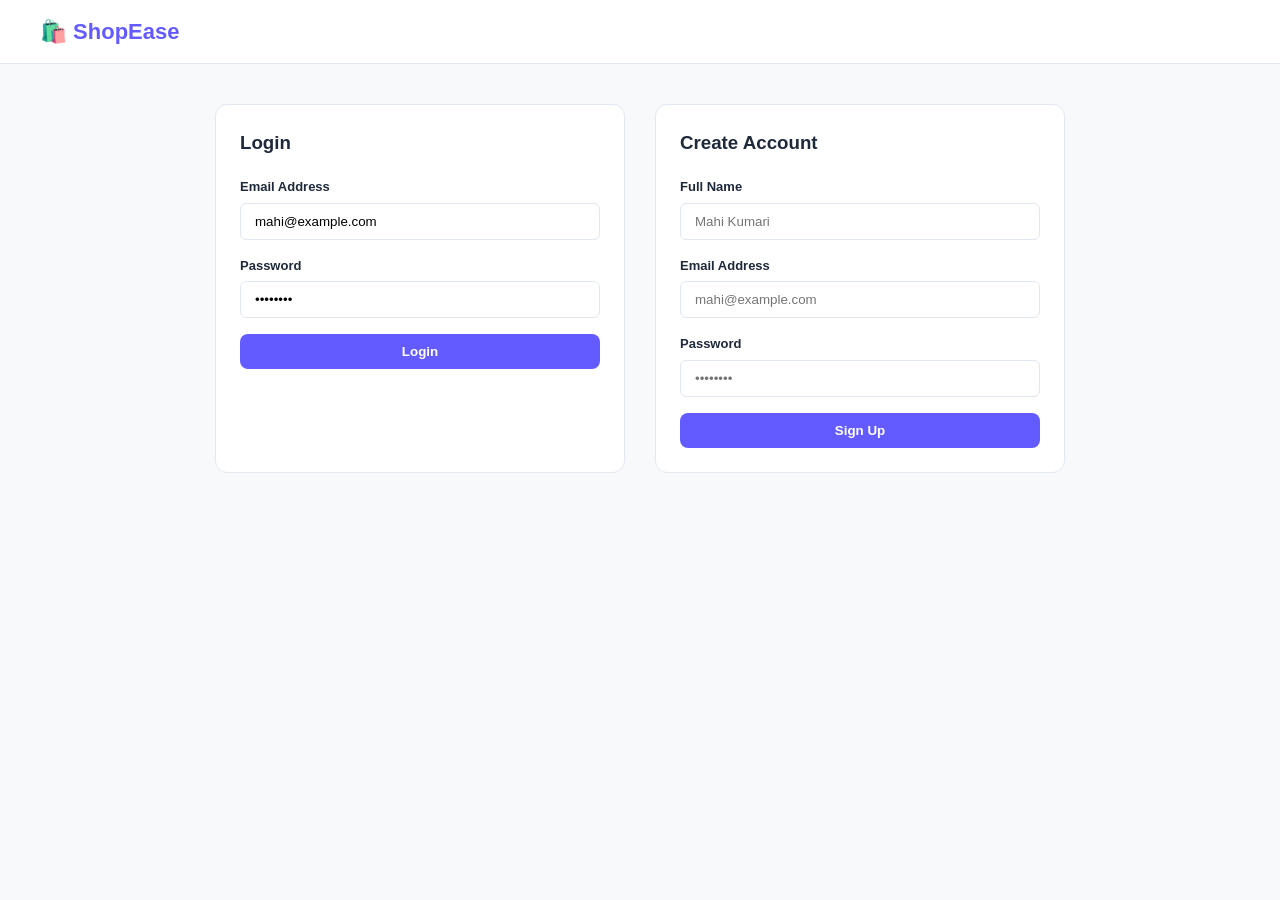
<file: shopease-frontend/auth.html>
<!DOCTYPE html>
<html lang="en">
<head>
  <meta charset="UTF-8">
  <title>ShopEase - Login / Register</title>
  <link rel="stylesheet" href="styles.css">
</head>
<body>

  <header class="top-nav">
    <div class="container nav-wrapper">
      <a href="index.html" class="logo">🛍️ ShopEase</a>
    </div>
  </header>

  <main class="container" style="margin-top: 40px;">
    <div style="display: grid; grid-template-columns: 1fr 1fr; gap: 30px; max-width: 850px; margin: 0 auto;">
      
      <!-- Login Panel -->
      <div class="panel">
        <h3>Login</h3>
        <form style="margin-top: 20px;" action="dashboard.html">
          <div class="form-group">
            <label>Email Address</label>
            <input type="email" class="form-control" value="mahi@example.com" required>
          </div>
          <div class="form-group">
            <label>Password</label>
            <input type="password" class="form-control" value="••••••••" required>
          </div>
          <button type="submit" class="btn btn-primary btn-full">Login</button>
        </form>
      </div>

      <!-- Register Panel -->
      <div class="panel">
        <h3>Create Account</h3>
        <form style="margin-top: 20px;" action="dashboard.html">
          <div class="form-group">
            <label>Full Name</label>
            <input type="text" class="form-control" placeholder="Mahi Kumari" required>
          </div>
          <div class="form-group">
            <label>Email Address</label>
            <input type="email" class="form-control" placeholder="mahi@example.com" required>
          </div>
          <div class="form-group">
            <label>Password</label>
            <input type="password" class="form-control" placeholder="••••••••" required>
          </div>
          <button type="submit" class="btn btn-primary btn-full">Sign Up</button>
        </form>
      </div>

    </div>
  </main>

  <script src="app.js"></script>
</body>
</html>
</file>
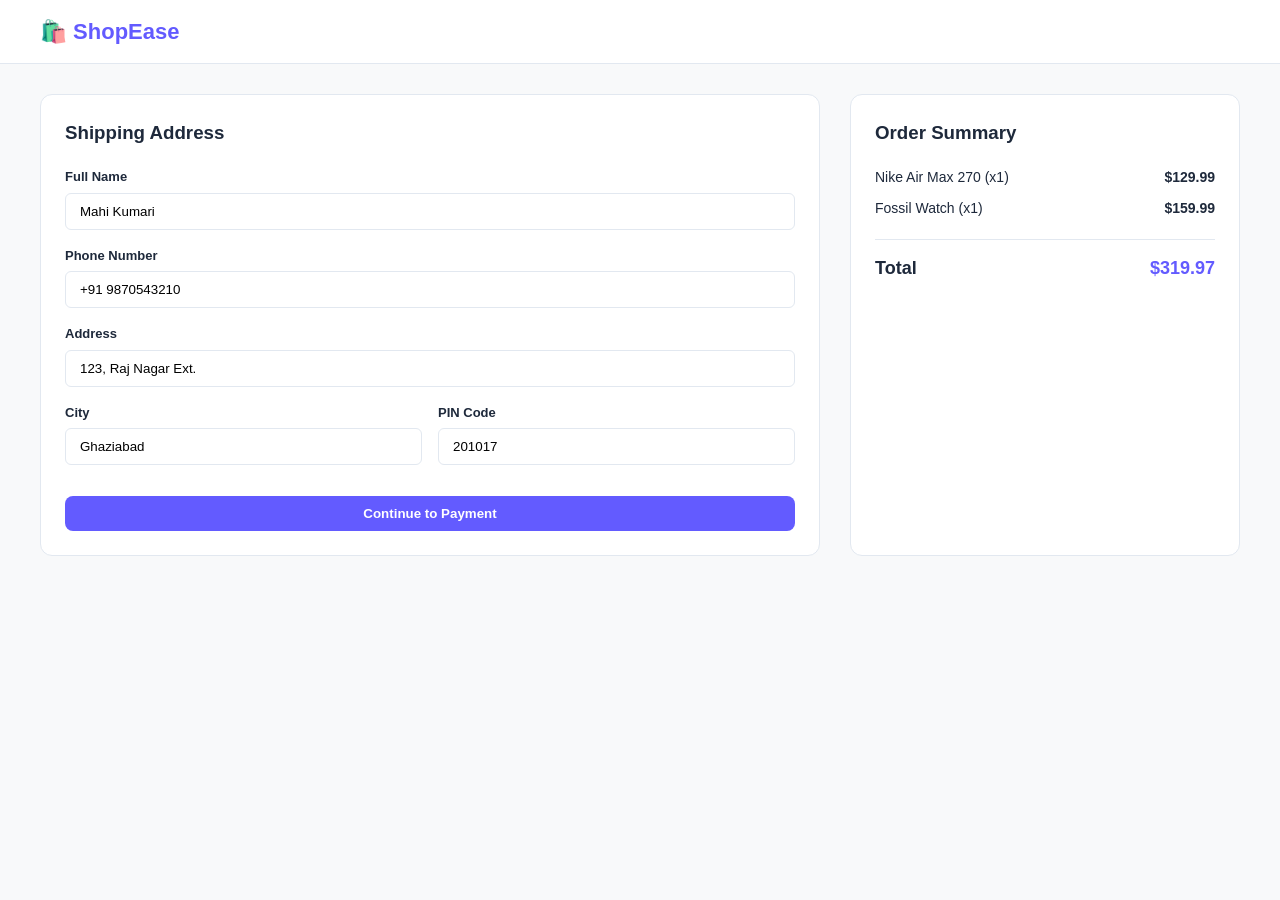
<file: shopease-frontend/checkout.html>
<!DOCTYPE html>
<html lang="en">
<head>
  <meta charset="UTF-8">
  <title>ShopEase - Checkout</title>
  <link rel="stylesheet" href="styles.css">
</head>
<body>

  <header class="top-nav">
    <div class="container nav-wrapper">
      <a href="index.html" class="logo">🛍️ ShopEase</a>
    </div>
  </header>

  <main class="container" style="margin-top: 30px;">
    <div class="checkout-layout">
      <!-- Shipping Form -->
      <div class="panel">
        <h3>Shipping Address</h3>
        <form style="margin-top: 20px;" action="success.html">
          <div class="form-group">
            <label>Full Name</label>
            <input type="text" class="form-control" value="Mahi Kumari" required>
          </div>
          <div class="form-group">
            <label>Phone Number</label>
            <input type="text" class="form-control" value="+91 9870543210" required>
          </div>
          <div class="form-group">
            <label>Address</label>
            <input type="text" class="form-control" value="123, Raj Nagar Ext." required>
          </div>
          <div class="form-row">
            <div class="form-group">
              <label>City</label>
              <input type="text" class="form-control" value="Ghaziabad">
            </div>
            <div class="form-group">
              <label>PIN Code</label>
              <input type="text" class="form-control" value="201017">
            </div>
          </div>
          <button type="submit" class="btn btn-primary btn-full" style="margin-top: 15px;">Continue to Payment</button>
        </form>
      </div>

      <!-- Compact Order Summary -->
      <div class="panel">
        <h3>Order Summary</h3>
        <div style="margin: 20px 0; font-size: 14px;">
          <div style="display: flex; justify-content: space-between; margin-bottom: 10px;">
            <span>Nike Air Max 270 (x1)</span>
            <strong>$129.99</strong>
          </div>
          <div style="display: flex; justify-content: space-between; margin-bottom: 10px;">
            <span>Fossil Watch (x1)</span>
            <strong>$159.99</strong>
          </div>
        </div>
        <hr style="border: none; border-top: 1px solid var(--border-color);">
        <div style="display: flex; justify-content: space-between; margin-top: 15px; font-size: 18px;">
          <strong>Total</strong>
          <strong style="color: var(--primary);">$319.97</strong>
        </div>
      </div>
    </div>
  </main>

  <script src="app.js"></script>
</body>
</html>
</file>
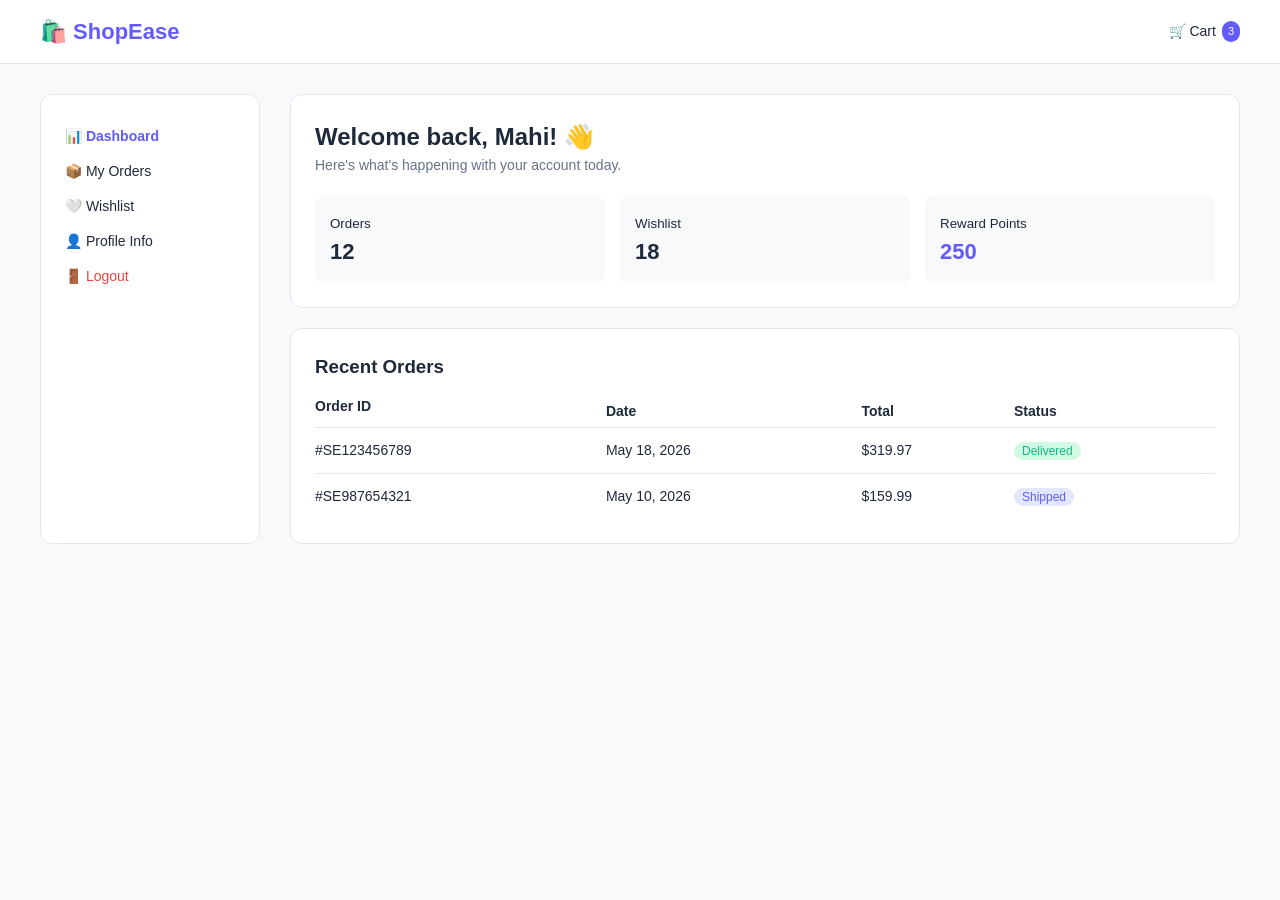
<file: shopease-frontend/dashboard.html>
<!DOCTYPE html>
<html lang="en">
<head>
  <meta charset="UTF-8">
  <title>ShopEase - User Dashboard</title>
  <link rel="stylesheet" href="styles.css">
</head>
<body>

  <header class="top-nav">
    <div class="container nav-wrapper">
      <a href="index.html" class="logo">🛍️ ShopEase</a>
      <div class="nav-links">
        <a href="cart.html" class="nav-link-item">🛒 Cart <span class="badge cart-count-badge">0</span></a>
      </div>
    </div>
  </header>

  <main class="container" style="display: flex; gap: 30px; margin-top: 30px;">
    <!-- Sidebar Menu -->
    <aside style="width: 220px;" class="panel">
      <ul style="list-style: none; font-size: 14px; line-height: 2.5;">
        <li><a href="#" style="font-weight: bold; color: var(--primary);">📊 Dashboard</a></li>
        <li><a href="#">📦 My Orders</a></li>
        <li><a href="#">🤍 Wishlist</a></li>
        <li><a href="#">👤 Profile Info</a></li>
        <li><a href="index.html" style="color: #ef4444;">🚪 Logout</a></li>
      </ul>
    </aside>

    <!-- Main Content -->
    <section style="flex: 1;">
      <div class="panel" style="margin-bottom: 20px;">
        <h2>Welcome back, Mahi! 👋</h2>
        <p style="color: var(--text-muted); font-size: 14px;">Here's what's happening with your account today.</p>

        <!-- Stats -->
        <div style="display: grid; grid-template-columns: repeat(3, 1fr); gap: 15px; margin-top: 20px;">
          <div style="background: var(--bg-light); padding: 15px; border-radius: 8px;">
            <small>Orders</small>
            <div style="font-size: 22px; font-weight: bold;">12</div>
          </div>
          <div style="background: var(--bg-light); padding: 15px; border-radius: 8px;">
            <small>Wishlist</small>
            <div style="font-size: 22px; font-weight: bold;">18</div>
          </div>
          <div style="background: var(--bg-light); padding: 15px; border-radius: 8px;">
            <small>Reward Points</small>
            <div style="font-size: 22px; font-weight: bold; color: var(--primary);">250</div>
          </div>
        </div>
      </div>

      <!-- Recent Orders Table -->
      <div class="panel">
        <h3>Recent Orders</h3>
        <table style="width: 100%; border-collapse: collapse; margin-top: 15px; font-size: 14px;">
          <thead>
            <tr style="text-align: left; border-bottom: 1px solid var(--border-color);">
              <th style="padding-bottom: 10px;">Order ID</th>
              <th>Date</th>
              <th>Total</th>
              <th>Status</th>
            </tr>
          </thead>
          <tbody>
            <tr style="border-bottom: 1px solid var(--border-color);">
              <td style="padding: 12px 0;">#SE123456789</td>
              <td>May 18, 2026</td>
              <td>$319.97</td>
              <td><span style="background: #d1fae5; color: var(--success); font-size: 12px; padding: 2px 8px; border-radius: 10px;">Delivered</span></td>
            </tr>
            <tr>
              <td style="padding: 12px 0;">#SE987654321</td>
              <td>May 10, 2026</td>
              <td>$159.99</td>
              <td><span style="background: #e0e7ff; color: var(--primary); font-size: 12px; padding: 2px 8px; border-radius: 10px;">Shipped</span></td>
            </tr>
          </tbody>
        </table>
      </div>
    </section>
  </main>

  <script src="app.js"></script>
</body>
</html>
</file>
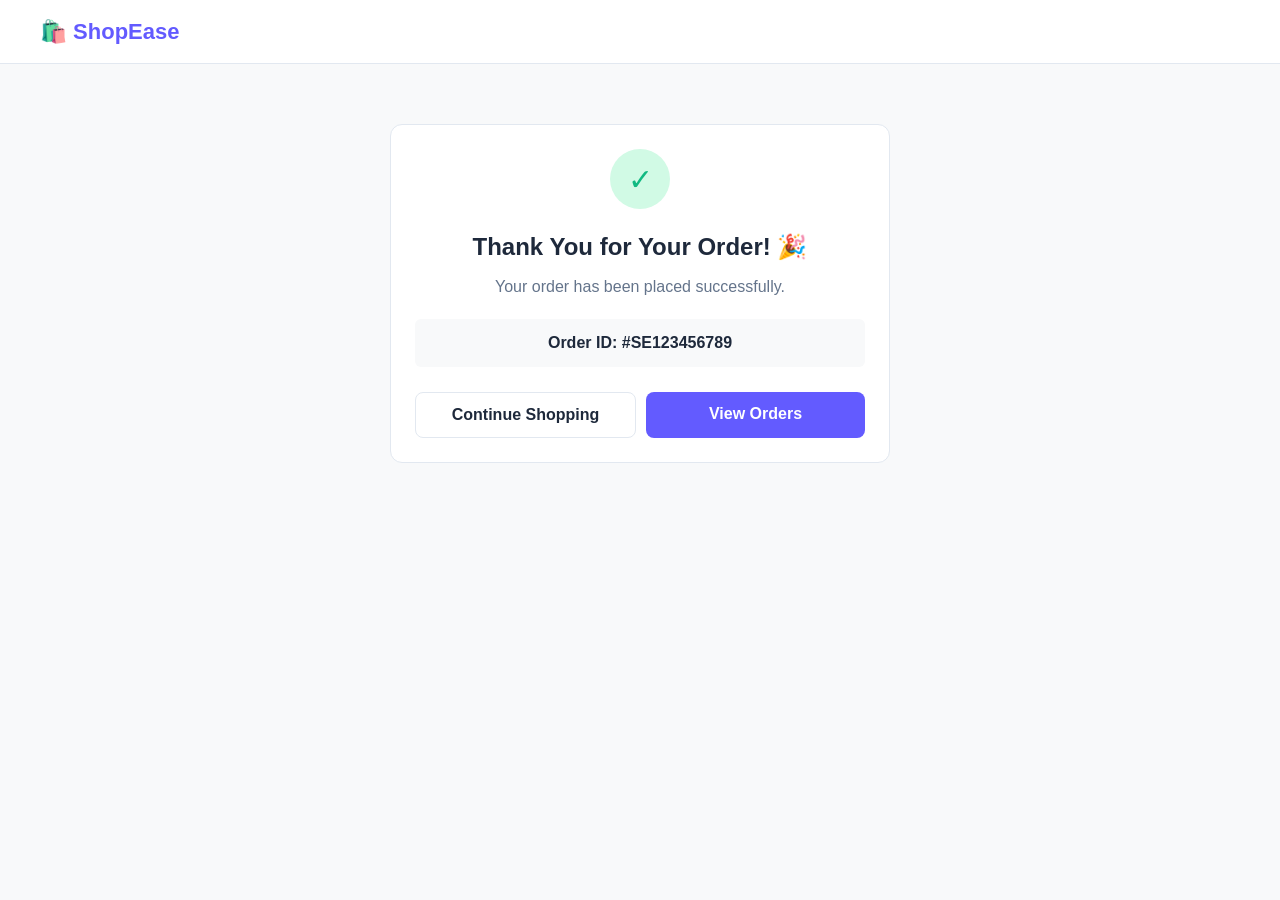
<file: shopease-frontend/sucess.html>
<!DOCTYPE html>
<html lang="en">
<head>
  <meta charset="UTF-8">
  <title>ShopEase - Order Success</title>
  <link rel="stylesheet" href="styles.css">
</head>
<body>

  <header class="top-nav">
    <div class="container nav-wrapper">
      <a href="index.html" class="logo">🛍️ ShopEase</a>
    </div>
  </header>

  <main class="container" style="text-align: center; padding: 60px 0;">
    <div class="panel" style="max-width: 500px; margin: 0 auto;">
      <div style="width: 60px; height: 60px; background: #d1fae5; color: var(--success); border-radius: 50%; display: flex; align-items: center; justify-content: center; font-size: 30px; margin: 0 auto 20px;">✓</div>
      <h2>Thank You for Your Order! 🎉</h2>
      <p style="color: var(--text-muted); margin: 10px 0 20px;">Your order has been placed successfully.</p>
      
      <div style="background: var(--bg-light); padding: 12px; border-radius: 6px; font-weight: 600; margin-bottom: 25px;">
        Order ID: #SE123456789
      </div>

      <div style="display: flex; gap: 10px;">
        <a href="index.html" class="btn btn-outline" style="flex: 1;">Continue Shopping</a>
        <a href="dashboard.html" class="btn btn-primary" style="flex: 1;">View Orders</a>
      </div>
    </div>
  </main>

  <script src="app.js"></script>
</body>
</html>
</file>
<file: shopease-frontend/styles.css>
:root {
  --primary: #635bff;
  --primary-hover: #4e44e6;
  --bg-light: #f8f9fa;
  --card-bg: #ffffff;
  --text-dark: #1e293b;
  --text-muted: #64748b;
  --border-color: #e2e8f0;
  --accent-pink: #f472b6;
  --accent-purple: #c084fc;
  --success: #10b981;
  --shadow: 0 4px 12px rgba(0, 0, 0, 0.05);
}

* {
  box-sizing: border-box;
  margin: 0;
  padding: 0;
  font-family: 'Inter', -apple-system, BlinkMacSystemFont, 'Segoe UI', Roboto, sans-serif;
}

body {
  background-color: var(--bg-light);
  color: var(--text-dark);
  line-height: 1.5;
}

a {
  text-decoration: none;
  color: inherit;
}

.container {
  max-width: 1240px;
  margin: 0 auto;
  padding: 0 20px;
}

/* Header & Navbar */
.top-nav {
  background: #fff;
  border-bottom: 1px solid var(--border-color);
  padding: 15px 0;
  position: sticky;
  top: 0;
  z-index: 100;
}

.nav-wrapper {
  display: flex;
  align-items: center;
  justify-content: space-between;
  gap: 20px;
}

.logo {
  font-size: 22px;
  font-weight: 800;
  color: var(--primary);
  display: flex;
  align-items: center;
  gap: 6px;
}

.search-bar {
  flex: 1;
  max-width: 500px;
  position: relative;
}

.search-bar input {
  width: 100%;
  padding: 10px 16px;
  padding-right: 40px;
  border: 1px solid var(--border-color);
  border-radius: 20px;
  background: #f1f5f9;
  outline: none;
}

.search-bar button {
  position: absolute;
  right: 12px;
  top: 50%;
  transform: translateY(-50%);
  background: none;
  border: none;
  cursor: pointer;
  color: var(--text-muted);
}

.nav-links {
  display: flex;
  align-items: center;
  gap: 24px;
}

.nav-link-item {
  display: flex;
  align-items: center;
  gap: 6px;
  font-size: 14px;
  font-weight: 500;
  color: var(--text-dark);
}

.badge {
  background: var(--primary);
  color: #fff;
  font-size: 11px;
  border-radius: 10px;
  padding: 2px 6px;
}

.sub-header {
  background: #fff;
  border-bottom: 1px solid var(--border-color);
  padding: 10px 0;
  font-size: 14px;
}

.sub-header-wrapper {
  display: flex;
  gap: 24px;
  align-items: center;
}

.categories-btn {
  background: var(--primary);
  color: #fff;
  padding: 8px 16px;
  border-radius: 6px;
  font-weight: 600;
  display: flex;
  align-items: center;
  gap: 8px;
}

/* Buttons */
.btn {
  display: inline-block;
  padding: 10px 20px;
  border-radius: 8px;
  font-weight: 600;
  cursor: pointer;
  border: none;
  text-align: center;
  transition: background 0.2s;
}

.btn-primary {
  background: var(--primary);
  color: #fff;
}

.btn-primary:hover {
  background: var(--primary-hover);
}

.btn-outline {
  border: 1px solid var(--border-color);
  background: #fff;
  color: var(--text-dark);
}

.btn-full {
  width: 100%;
}

/* Cards & Grid */
.product-grid {
  display: grid;
  grid-template-columns: repeat(auto-fill, minmax(220px, 1fr));
  gap: 20px;
  margin: 20px 0;
}

.product-card {
  background: var(--card-bg);
  border-radius: 12px;
  padding: 16px;
  border: 1px solid var(--border-color);
  transition: transform 0.2s, box-shadow 0.2s;
  position: relative;
}

.product-card:hover {
  transform: translateY(-4px);
  box-shadow: var(--shadow);
}

.product-img {
  width: 100%;
  height: 180px;
  object-fit: contain;
  margin-bottom: 12px;
}

.discount-badge {
  position: absolute;
  top: 12px;
  left: 12px;
  background: #ef4444;
  color: #fff;
  font-size: 11px;
  font-weight: bold;
  padding: 2px 8px;
  border-radius: 4px;
}

.product-title {
  font-size: 14px;
  font-weight: 600;
  margin-bottom: 4px;
}

.product-price {
  display: flex;
  align-items: center;
  gap: 8px;
  font-weight: 700;
  margin: 6px 0;
}

.old-price {
  text-decoration: line-through;
  color: var(--text-muted);
  font-size: 12px;
  font-weight: normal;
}

.rating {
  color: #f59e0b;
  font-size: 12px;
}

/* Banner */
.hero-banner {
  background: linear-gradient(135deg, #f3e8ff 0%, #e0e7ff 100%);
  border-radius: 16px;
  padding: 40px;
  display: flex;
  align-items: center;
  justify-content: space-between;
  margin: 20px 0;
}

.hero-text h1 {
  font-size: 36px;
  margin: 10px 0;
}

/* Feature Strip */
.feature-strip {
  display: grid;
  grid-template-columns: repeat(4, 1fr);
  gap: 16px;
  margin: 30px 0;
}

.feature-box {
  background: #fff;
  padding: 16px;
  border-radius: 8px;
  display: flex;
  align-items: center;
  gap: 12px;
  border: 1px solid var(--border-color);
}

/* Footers */
footer {
  background: #fff;
  border-top: 1px solid var(--border-color);
  padding: 40px 0 20px;
  margin-top: 60px;
}

/* Cart & Checkout Layout */
.checkout-layout {
  display: grid;
  grid-template-columns: 2fr 1fr;
  gap: 30px;
  margin: 30px 0;
}

.panel {
  background: #fff;
  border-radius: 12px;
  padding: 24px;
  border: 1px solid var(--border-color);
}

/* Forms */
.form-group {
  margin-bottom: 16px;
}

.form-group label {
  display: block;
  font-size: 13px;
  font-weight: 600;
  margin-bottom: 6px;
}

.form-control {
  width: 100%;
  padding: 10px 14px;
  border: 1px solid var(--border-color);
  border-radius: 6px;
  outline: none;
}

.form-row {
  display: grid;
  grid-template-columns: 1fr 1fr;
  gap: 16px;
}
</file>
